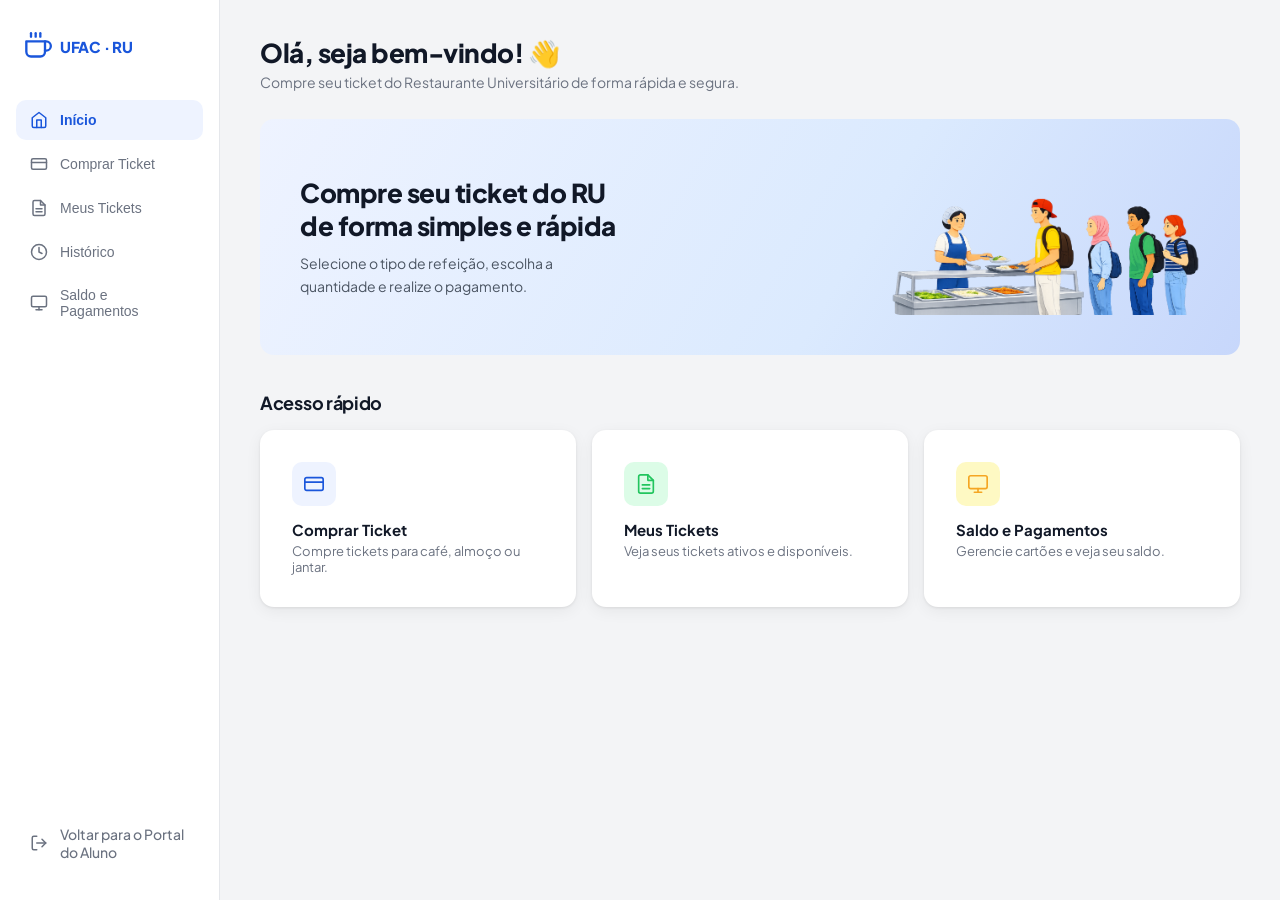
<file: eticket/index.html>
<!DOCTYPE html>
<html lang="pt-BR">
<head>
  <meta charset="UTF-8" />
  <meta name="viewport" content="width=device-width, initial-scale=1.0"/>
  <title>UFAC – Restaurante Universitário</title>
  <link href="https://fonts.googleapis.com/css2?family=Plus+Jakarta+Sans:wght@400;500;600;700;800&display=swap" rel="stylesheet"/>
  <style>
/* ── RESET & BASE ── */
*, *::before, *::after { box-sizing: border-box; margin: 0; padding: 0; }

:root {
  --blue:       #1A56DB;
  --blue-light: #EEF3FF;
  --text:       #111827;
  --muted:      #6B7280;
  --border:     #E5E7EB;
  --white:      #FFFFFF;
  --bg:         #F3F4F6;
  --radius:     14px;
  --shadow:     0 1px 3px rgba(0,0,0,.08), 0 4px 16px rgba(0,0,0,.06);
  --green:      #22C55E;
  --green-light:#DCFCE7;
  --red:        #EF4444;
  --red-light:  #FEE2E2;
  --yellow:     #F5A623;
  --yellow-light:#FEF9C3;
}

body {
  font-family: 'Plus Jakarta Sans', sans-serif;
  background: var(--bg);
  color: var(--text);
  display: flex;
  min-height: 100vh;
}

/* ══════════════════════════════
   SIDEBAR
══════════════════════════════ */
.sidebar {
  width: 220px;
  min-height: 100vh;
  background: var(--white);
  border-right: 1px solid var(--border);
  display: flex;
  flex-direction: column;
  padding: 28px 16px;
  position: fixed;
  top: 0; left: 0; bottom: 0;
}

.logo {
  padding: 0 8px;
  margin-bottom: 36px;
}

.logo-icon img {
  height: 36px;
  object-fit: contain;
}

.logo-fallback {
  height: 36px;
  display: flex;
  align-items: center;
  gap: 8px;
  font-weight: 800;
  font-size: 15px;
  color: var(--blue);
  letter-spacing: -.3px;
}

nav {
  flex: 1;
  display: flex;
  flex-direction: column;
  gap: 4px;
}

.nav-item {
  display: flex;
  align-items: center;
  gap: 12px;
  padding: 11px 14px;
  border-radius: 10px;
  font-size: 14px;
  font-weight: 500;
  color: var(--muted);
  text-decoration: none;
  cursor: pointer;
  transition: background .15s, color .15s;
  border: none;
  background: none;
  width: 100%;
  text-align: left;
}

.nav-item svg { width: 18px; height: 18px; flex-shrink: 0; }
.nav-item:hover { background: var(--bg); color: var(--text); }
.nav-item.active {
  background: var(--blue-light);
  color: var(--blue);
  font-weight: 600;
}

.nav-bottom { margin-top: auto; }

/* ══════════════════════════════
   MAIN
══════════════════════════════ */
.main {
  margin-left: 220px;
  flex: 1;
  padding: 36px 40px;
}

/* ══════════════════════════════
   PAGE VISIBILITY
══════════════════════════════ */
.page { display: none; }
.page.active { display: block; }

/* ══════════════════════════════
   TOPBAR
══════════════════════════════ */
.topbar {
  display: flex;
  align-items: flex-start;
  justify-content: space-between;
  margin-bottom: 28px;
}

.topbar-left h1 { font-size: 26px; font-weight: 800; letter-spacing: -.5px; }
.topbar-left p  { color: var(--muted); font-size: 14px; margin-top: 4px; }

/* ══════════════════════════════
   HERO
══════════════════════════════ */
.hero {
  background: linear-gradient(120deg, #EEF3FF 0%, #DBEAFE 60%, #C7D7FB 100%);
  border-radius: var(--radius);
  padding: 36px 40px;
  margin-bottom: 36px;
  display: flex;
  align-items: center;
  justify-content: space-between;
  overflow: hidden;
  min-height: 190px;
}

.hero-text h2 {
  font-size: 26px;
  font-weight: 800;
  line-height: 1.25;
  letter-spacing: -.5px;
  max-width: 320px;
}

.hero-text p {
  color: #4B5563;
  font-size: 14px;
  margin-top: 10px;
  max-width: 280px;
  line-height: 1.6;
}

.hero-image img {
  max-height: 160px;
  object-fit: contain;
  border-radius: 10px;
}

/* ══════════════════════════════
   BUTTONS
══════════════════════════════ */
.btn-primary {
  display: inline-flex;
  align-items: center;
  gap: 8px;
  background: var(--blue);
  color: white;
  font-family: inherit;
  font-size: 14px;
  font-weight: 700;
  padding: 11px 24px;
  border-radius: 10px;
  border: none;
  cursor: pointer;
  box-shadow: 0 4px 14px rgba(26,86,219,.3);
  transition: background .15s, transform .1s, box-shadow .15s;
}

.btn-primary:hover {
  background: #3B6FE8;
  transform: translateY(-1px);
  box-shadow: 0 6px 18px rgba(26,86,219,.4);
}

.btn-secondary {
  display: inline-flex;
  align-items: center;
  gap: 8px;
  background: var(--white);
  color: var(--text);
  font-family: inherit;
  font-size: 14px;
  font-weight: 600;
  padding: 11px 24px;
  border-radius: 10px;
  border: 1.5px solid var(--border);
  cursor: pointer;
  transition: background .15s, border-color .15s;
}

.btn-secondary:hover { background: var(--bg); border-color: #D1D5DB; }

.btn-change {
  background: var(--blue-light);
  color: var(--blue);
  font-family: inherit;
  font-size: 13px;
  font-weight: 600;
  padding: 7px 16px;
  border-radius: 8px;
  border: none;
  cursor: pointer;
  margin-left: auto;
  transition: background .15s;
  white-space: nowrap;
}

.btn-change:hover { background: #dde8fd; }

.btn-danger {
  display: inline-flex;
  align-items: center;
  gap: 6px;
  background: var(--red-light);
  color: var(--red);
  font-family: inherit;
  font-size: 13px;
  font-weight: 600;
  padding: 7px 14px;
  border-radius: 8px;
  border: none;
  cursor: pointer;
  transition: background .15s;
}
.btn-danger:hover { background: #fecaca; }

/* ══════════════════════════════
   SECTION & CARD
══════════════════════════════ */
.section-title {
  font-size: 18px;
  font-weight: 700;
  margin-bottom: 16px;
  letter-spacing: -.3px;
}

.card {
  background: var(--white);
  border-radius: var(--radius);
  box-shadow: var(--shadow);
  padding: 32px;
}

/* ══════════════════════════════
   STEPPER
══════════════════════════════ */
.stepper {
  display: flex;
  align-items: center;
  margin-bottom: 32px;
}

.step {
  display: flex;
  flex-direction: column;
  align-items: center;
  gap: 6px;
  flex: 1;
  position: relative;
}

.step:not(:last-child)::after {
  content: '';
  position: absolute;
  top: 18px;
  left: calc(50% + 18px);
  right: calc(-50% + 18px);
  height: 2px;
  background: var(--border);
  transition: background .3s;
}

.step.done:not(:last-child)::after { background: var(--blue); }

.step-circle {
  width: 36px; height: 36px;
  border-radius: 50%;
  background: var(--border);
  color: var(--muted);
  font-size: 14px;
  font-weight: 700;
  display: flex; align-items: center; justify-content: center;
  position: relative;
  z-index: 1;
  transition: background .2s, color .2s, box-shadow .2s;
}

.step.active .step-circle {
  background: var(--blue);
  color: white;
  box-shadow: 0 0 0 4px rgba(26,86,219,.15);
}

.step.done .step-circle {
  background: var(--blue);
  color: white;
}

.step.done .step-circle::after {
  content: '✓';
  position: absolute;
  font-size: 14px;
}

.step.done .step-circle .num { display: none; }

.step-label {
  font-size: 12px;
  font-weight: 600;
  color: var(--muted);
  white-space: nowrap;
}

.step.active .step-label { color: var(--blue); }
.step.done .step-label { color: var(--text); }

/* ══════════════════════════════
   TABS (buy ticket)
══════════════════════════════ */
.tab { }
.tab.hidden { display: none; }

.selection-header { margin-bottom: 24px; }
.selection-header h3 { font-size: 17px; font-weight: 700; margin-bottom: 6px; }
.selection-header p { font-size: 14px; color: var(--muted); }

/* ── Meal grid ── */
.meal-grid {
  display: grid;
  grid-template-columns: repeat(3, 1fr);
  gap: 16px;
  margin-bottom: 32px;
}

.meal-card {
  border: 2px solid var(--border);
  border-radius: 12px;
  padding: 24px 20px;
  cursor: pointer;
  transition: border-color .15s, box-shadow .15s, background .15s;
  position: relative;
}

.meal-card:hover { border-color: #93B4F8; background: #FAFBFF; }

.meal-card.selected {
  border-color: var(--blue);
  background: var(--blue-light);
}

.meal-radio {
  width: 18px; height: 18px;
  border-radius: 50%;
  border: 2px solid var(--border);
  position: absolute;
  top: 16px; right: 16px;
  transition: border-color .15s;
}

.meal-card.selected .meal-radio {
  border-color: var(--blue);
  border-width: 5px;
}

.meal-icon {
  width: 44px; height: 44px;
  border-radius: 10px;
  display: flex; align-items: center; justify-content: center;
  margin-bottom: 14px;
}

.meal-icon svg { width: 22px; height: 22px; }
.meal-icon.blue   { background: #DBEAFE; }
.meal-icon.yellow { background: #FEF3C7; }
.meal-icon.green  { background: #DCFCE7; }

.refeicao  { font-size: 15px; font-weight: 700; margin-bottom: 6px; }
.ticket-desc { font-size: 13px; color: var(--muted); line-height: 1.5; margin-bottom: 12px; }
.preco-ticket { font-size: 16px; font-weight: 800; color: var(--blue); }

/* ── Quantity ── */
.selected-summary {
  display: flex;
  align-items: center;
  gap: 16px;
  background: var(--bg);
  border-radius: 12px;
  padding: 16px 20px;
  margin-bottom: 28px;
}

.summary-icon {
  width: 44px; height: 44px;
  border-radius: 10px;
  background: var(--blue-light);
  display: flex; align-items: center; justify-content: center;
  flex-shrink: 0;
}

.summary-icon svg { width: 22px; height: 22px; }

.summary-info, .summary-price-block { flex: 1; }

.summary-label { font-size: 12px; color: var(--muted); font-weight: 500; margin-bottom: 2px; }
.summary-value { font-size: 15px; font-weight: 700; }
.summary-unit-price { font-size: 15px; font-weight: 700; color: var(--blue); }

.qty-section { margin-bottom: 28px; }
.qty-label { font-size: 15px; font-weight: 700; margin-bottom: 4px; }
.qty-hint { font-size: 13px; color: var(--muted); margin-bottom: 16px; }

.qty-options { display: flex; gap: 12px; flex-wrap: wrap; }

.qty-card {
  border: 2px solid var(--border);
  border-radius: 12px;
  padding: 18px 28px;
  cursor: pointer;
  display: flex;
  flex-direction: column;
  align-items: center;
  gap: 4px;
  transition: border-color .15s, background .15s;
}

.qty-card:hover { border-color: #93B4F8; }

.qty-card.selected-qty {
  border-color: var(--blue);
  background: var(--blue-light);
}

.qty-number { font-size: 22px; font-weight: 800; }
.qty-sub { font-size: 12px; color: var(--muted); font-weight: 500; }
.qty-card.selected-qty .qty-number { color: var(--blue); }

.total-box {
  background: var(--bg);
  border-radius: 12px;
  padding: 20px 24px;
  margin-bottom: 28px;
}

.total-row { display: flex; justify-content: space-between; align-items: center; }
.total-label { font-size: 14px; color: var(--muted); }
.total-value { font-size: 14px; font-weight: 600; }
.total-divider { height: 1px; background: var(--border); margin: 14px 0; }
.total-final-label { font-size: 15px; font-weight: 700; }
.total-final { font-size: 20px; font-weight: 800; color: var(--blue); }

.card-footer { display: flex; justify-content: flex-end; padding-top: 8px; }
.card-footer.two-buttons { justify-content: space-between; }

/* ── Payment ── */
.payment-options { display: flex; flex-direction: column; gap: 12px; margin-bottom: 24px; }

.payment-option {
  display: flex;
  align-items: center;
  gap: 16px;
  border: 2px solid var(--border);
  border-radius: 12px;
  padding: 16px 20px;
  cursor: pointer;
  transition: border-color .15s, background .15s;
}

.payment-option:hover { border-color: #93B4F8; background: #FAFBFF; }

.payment-option.selected {
  border-color: var(--blue);
  background: var(--blue-light);
}

.payment-radio {
  width: 18px; height: 18px;
  border-radius: 50%;
  border: 2px solid var(--border);
  transition: border-color .15s;
  flex-shrink: 0;
}

.payment-option.selected .payment-radio {
  border-color: var(--blue);
  border-width: 5px;
}

.payment-option-icon {
  width: 40px; height: 40px;
  border-radius: 10px;
  background: var(--blue-light);
  display: flex; align-items: center; justify-content: center;
  flex-shrink: 0;
}

.payment-option-icon svg { width: 20px; height: 20px; }
.payment-option-icon.pix-icon { background: var(--green-light); }

.payment-option-name { font-size: 14px; font-weight: 700; }
.payment-option-desc { font-size: 13px; color: var(--muted); margin-top: 2px; }

.payment-hint {
  display: flex;
  align-items: center;
  gap: 8px;
  font-size: 13px;
  color: var(--muted);
  background: var(--bg);
  border-radius: 10px;
  padding: 14px 18px;
  margin-bottom: 24px;
}

.form-section-title {
  font-size: 15px;
  font-weight: 700;
  margin-bottom: 20px;
  color: var(--text);
}

.form-grid {
  display: grid;
  grid-template-columns: 1fr 1fr;
  gap: 16px;
  margin-bottom: 16px;
}

.form-group { display: flex; flex-direction: column; gap: 6px; }
.form-group.full { grid-column: 1 / -1; }

.form-group label { font-size: 13px; font-weight: 600; color: var(--text); }

.form-group input,
.form-group select {
  padding: 11px 14px;
  border: 1.5px solid var(--border);
  border-radius: 10px;
  font-family: inherit;
  font-size: 14px;
  color: var(--text);
  background: var(--white);
  transition: border-color .15s;
  outline: none;
}

.form-group input:focus,
.form-group select:focus { border-color: var(--blue); }

.input-icon-wrap { position: relative; }
.input-icon-wrap input { padding-right: 42px; width: 100%; }
.input-icon-wrap svg {
  position: absolute;
  right: 14px;
  top: 50%;
  transform: translateY(-50%);
  width: 18px; height: 18px;
}

/* Save card checkbox */
.save-card-row {
  display: flex;
  align-items: center;
  gap: 10px;
  margin-top: 16px;
  padding: 14px 16px;
  background: var(--blue-light);
  border-radius: 10px;
  border: 1.5px solid #C7D7FB;
  cursor: pointer;
}

.save-card-row input[type="checkbox"] {
  width: 18px; height: 18px;
  accent-color: var(--blue);
  cursor: pointer;
  flex-shrink: 0;
}

.save-card-row label {
  font-size: 13px;
  font-weight: 600;
  color: var(--blue);
  cursor: pointer;
}

.save-card-row span {
  font-size: 12px;
  color: #4B5563;
  font-weight: 400;
}

/* Saved cards in payment */
.saved-cards-section {
  margin-bottom: 20px;
}

.saved-cards-title {
  font-size: 13px;
  font-weight: 600;
  color: var(--muted);
  margin-bottom: 10px;
  text-transform: uppercase;
  letter-spacing: .5px;
}

.saved-card-option {
  display: flex;
  align-items: center;
  gap: 14px;
  border: 2px solid var(--border);
  border-radius: 12px;
  padding: 14px 18px;
  cursor: pointer;
  margin-bottom: 8px;
  transition: border-color .15s, background .15s;
}

.saved-card-option:hover { border-color: #93B4F8; background: #FAFBFF; }
.saved-card-option.selected { border-color: var(--blue); background: var(--blue-light); }

.saved-card-radio {
  width: 18px; height: 18px;
  border-radius: 50%;
  border: 2px solid var(--border);
  flex-shrink: 0;
  transition: border-color .15s;
}
.saved-card-option.selected .saved-card-radio { border-color: var(--blue); border-width: 5px; }

.card-brand-badge {
  background: linear-gradient(135deg, #1A56DB, #3B82F6);
  color: white;
  font-size: 10px;
  font-weight: 800;
  padding: 4px 8px;
  border-radius: 5px;
  letter-spacing: .5px;
  flex-shrink: 0;
}

.saved-card-info { flex: 1; }
.saved-card-number { font-size: 14px; font-weight: 700; }
.saved-card-expiry { font-size: 12px; color: var(--muted); margin-top: 2px; }

.divider-or {
  display: flex;
  align-items: center;
  gap: 12px;
  margin: 16px 0;
  color: var(--muted);
  font-size: 13px;
  font-weight: 500;
}
.divider-or::before,
.divider-or::after {
  content: '';
  flex: 1;
  height: 1px;
  background: var(--border);
}

/* ── Pix ── */
.pix-container { display: flex; flex-direction: column; align-items: center; gap: 20px; }

.pix-info {
  display: flex;
  align-items: center;
  gap: 8px;
  font-size: 13px;
  color: #374151;
  background: var(--green-light);
  border-radius: 10px;
  padding: 12px 16px;
  width: 100%;
}

.qr-wrapper { display: flex; flex-direction: column; align-items: center; gap: 8px; }
.qr-code {
  background: white;
  border: 2px solid var(--border);
  border-radius: 12px;
  padding: 16px;
}

.qr-valor { font-size: 20px; font-weight: 800; color: var(--text); }
.qr-expiry { font-size: 13px; color: var(--muted); }

.pix-copy-section { width: 100%; }
.pix-copy-label { font-size: 13px; font-weight: 600; color: var(--muted); margin-bottom: 8px; }

.pix-copy-box {
  display: flex;
  align-items: center;
  gap: 10px;
  border: 1.5px solid var(--border);
  border-radius: 10px;
  padding: 12px 14px;
  background: var(--bg);
}

.pix-code {
  font-size: 12px;
  color: var(--muted);
  font-family: monospace;
  overflow: hidden;
  text-overflow: ellipsis;
  white-space: nowrap;
  flex: 1;
}

.btn-copy {
  display: inline-flex;
  align-items: center;
  gap: 6px;
  background: var(--blue);
  color: white;
  font-family: inherit;
  font-size: 13px;
  font-weight: 600;
  padding: 8px 14px;
  border-radius: 8px;
  border: none;
  cursor: pointer;
  white-space: nowrap;
  flex-shrink: 0;
}

/* ══════════════════════════════
   PLACEHOLDER (step 4)
══════════════════════════════ */
.placeholder-tab {
  display: flex;
  flex-direction: column;
  align-items: center;
  justify-content: center;
  padding: 60px 20px;
  gap: 16px;
  text-align: center;
}

.placeholder-icon {
  width: 72px; height: 72px;
  border-radius: 50%;
  display: flex; align-items: center; justify-content: center;
}

.placeholder-icon.success { background: var(--green-light); }
.placeholder-icon svg { width: 36px; height: 36px; }

/* ══════════════════════════════
   MEUS TICKETS PAGE
══════════════════════════════ */
.tickets-filter-row {
  display: flex;
  gap: 10px;
  margin-bottom: 24px;
  flex-wrap: wrap;
}

.filter-btn {
  padding: 8px 18px;
  border-radius: 20px;
  border: 1.5px solid var(--border);
  background: var(--white);
  font-family: inherit;
  font-size: 13px;
  font-weight: 600;
  color: var(--muted);
  cursor: pointer;
  transition: all .15s;
}

.filter-btn:hover { border-color: var(--blue); color: var(--blue); }
.filter-btn.active { background: var(--blue); border-color: var(--blue); color: white; }

.tickets-grid {
  display: grid;
  grid-template-columns: repeat(auto-fill, minmax(280px, 1fr));
  gap: 16px;
}

.ticket-item {
  background: var(--white);
  border-radius: 14px;
  border: 2px solid var(--border);
  overflow: hidden;
  box-shadow: 0 1px 3px rgba(0,0,0,.05);
  transition: transform .15s, box-shadow .15s;
}

.ticket-item:hover { transform: translateY(-2px); box-shadow: 0 4px 16px rgba(0,0,0,.1); }

.ticket-item-header {
  padding: 16px 18px;
  display: flex;
  align-items: center;
  gap: 14px;
  border-bottom: 1.5px dashed var(--border);
}

.ticket-type-icon {
  width: 42px; height: 42px;
  border-radius: 10px;
  display: flex; align-items: center; justify-content: center;
  flex-shrink: 0;
}

.ticket-type-icon svg { width: 20px; height: 20px; }
.ticket-type-icon.blue-icon { background: #DBEAFE; }
.ticket-type-icon.yellow-icon { background: #FEF3C7; }
.ticket-type-icon.green-icon { background: #DCFCE7; }

.ticket-item-info { flex: 1; }
.ticket-item-type { font-size: 14px; font-weight: 700; }
.ticket-item-date { font-size: 12px; color: var(--muted); margin-top: 2px; }

.ticket-status-badge {
  font-size: 11px;
  font-weight: 700;
  padding: 4px 10px;
  border-radius: 20px;
  text-transform: uppercase;
  letter-spacing: .5px;
}

.badge-disponivel { background: var(--green-light); color: #15803D; }
.badge-usado { background: var(--bg); color: var(--muted); }
.badge-expirado { background: var(--red-light); color: var(--red); }

.ticket-item-body {
  padding: 14px 18px;
  display: flex;
  align-items: center;
  justify-content: space-between;
}

.ticket-code { font-size: 12px; font-family: monospace; color: var(--muted); }
.ticket-price { font-size: 16px; font-weight: 800; color: var(--blue); }

.ticket-qr-btn {
  display: flex;
  align-items: center;
  justify-content: center;
  gap: 6px;
  width: 100%;
  padding: 10px;
  background: var(--blue-light);
  color: var(--blue);
  font-family: inherit;
  font-size: 13px;
  font-weight: 600;
  border: none;
  border-top: 1.5px solid var(--border);
  cursor: pointer;
  transition: background .15s;
}

.ticket-qr-btn:hover { background: #dde8fd; }
.ticket-qr-btn.used { background: var(--bg); color: var(--muted); cursor: default; }

/* Empty state */
.empty-state {
  text-align: center;
  padding: 60px 20px;
  color: var(--muted);
}

.empty-state-icon {
  width: 64px; height: 64px;
  background: var(--bg);
  border-radius: 50%;
  display: flex; align-items: center; justify-content: center;
  margin: 0 auto 16px;
}

.empty-state-icon svg { width: 28px; height: 28px; }
.empty-state h3 { font-size: 16px; font-weight: 700; color: var(--text); margin-bottom: 8px; }
.empty-state p { font-size: 14px; }

/* ══════════════════════════════
   HISTÓRICO PAGE
══════════════════════════════ */
.history-stats {
  display: grid;
  grid-template-columns: repeat(3, 1fr);
  gap: 16px;
  margin-bottom: 28px;
}

.stat-card {
  background: var(--white);
  border-radius: 14px;
  padding: 22px 24px;
  box-shadow: var(--shadow);
}

.stat-label { font-size: 13px; color: var(--muted); font-weight: 500; margin-bottom: 8px; }
.stat-value { font-size: 28px; font-weight: 800; letter-spacing: -1px; }
.stat-value.blue { color: var(--blue); }
.stat-value.green { color: var(--green); }
.stat-value.text { color: var(--text); }
.stat-sub { font-size: 12px; color: var(--muted); margin-top: 4px; }

.history-table-wrap {
  background: var(--white);
  border-radius: var(--radius);
  box-shadow: var(--shadow);
  overflow: hidden;
}

.history-table-header {
  display: flex;
  align-items: center;
  justify-content: space-between;
  padding: 20px 24px;
  border-bottom: 1px solid var(--border);
}

.history-table-header h3 { font-size: 16px; font-weight: 700; }

.search-input-wrap {
  display: flex;
  align-items: center;
  gap: 8px;
  border: 1.5px solid var(--border);
  border-radius: 10px;
  padding: 8px 14px;
  background: var(--white);
}

.search-input-wrap svg { width: 16px; height: 16px; color: var(--muted); flex-shrink: 0; }
.search-input-wrap input {
  border: none;
  outline: none;
  font-family: inherit;
  font-size: 13px;
  color: var(--text);
  width: 180px;
}

table {
  width: 100%;
  border-collapse: collapse;
}

thead tr { border-bottom: 1.5px solid var(--border); }
thead th {
  padding: 12px 24px;
  text-align: left;
  font-size: 12px;
  font-weight: 700;
  color: var(--muted);
  text-transform: uppercase;
  letter-spacing: .5px;
  white-space: nowrap;
}

tbody tr {
  border-bottom: 1px solid var(--border);
  transition: background .12s;
}
tbody tr:last-child { border-bottom: none; }
tbody tr:hover { background: var(--bg); }

tbody td {
  padding: 14px 24px;
  font-size: 14px;
  vertical-align: middle;
}

.type-chip {
  display: inline-flex;
  align-items: center;
  gap: 6px;
  font-size: 13px;
  font-weight: 600;
  padding: 5px 12px;
  border-radius: 20px;
}

.chip-cafe { background: #DBEAFE; color: #1D4ED8; }
.chip-almoco { background: #FEF3C7; color: #D97706; }
.chip-jantar { background: #DCFCE7; color: #15803D; }

.status-dot {
  display: inline-flex;
  align-items: center;
  gap: 6px;
  font-size: 13px;
  font-weight: 600;
}

.dot {
  width: 7px; height: 7px;
  border-radius: 50%;
  flex-shrink: 0;
}

.dot-green { background: var(--green); }
.dot-gray  { background: #9CA3AF; }
.dot-red   { background: var(--red); }

.pagination {
  display: flex;
  align-items: center;
  justify-content: space-between;
  padding: 16px 24px;
  border-top: 1px solid var(--border);
}

.pagination-info { font-size: 13px; color: var(--muted); }
.pagination-btns { display: flex; gap: 6px; }

.page-btn {
  width: 32px; height: 32px;
  border-radius: 8px;
  border: 1.5px solid var(--border);
  background: var(--white);
  font-family: inherit;
  font-size: 13px;
  font-weight: 600;
  color: var(--muted);
  cursor: pointer;
  display: flex; align-items: center; justify-content: center;
  transition: all .15s;
}

.page-btn:hover { border-color: var(--blue); color: var(--blue); }
.page-btn.active-page { background: var(--blue); border-color: var(--blue); color: white; }
.page-btn:disabled { opacity: .4; cursor: default; }

/* ══════════════════════════════
   SALDO E PAGAMENTOS PAGE
══════════════════════════════ */
.balance-hero {
  background: linear-gradient(135deg, #1A56DB 0%, #3B6FE8 60%, #6366F1 100%);
  border-radius: var(--radius);
  padding: 32px 36px;
  margin-bottom: 28px;
  color: white;
  display: flex;
  align-items: center;
  justify-content: space-between;
}

.balance-hero-left h3 { font-size: 14px; font-weight: 500; opacity: .8; margin-bottom: 8px; }
.balance-hero-left .balance-amount { font-size: 42px; font-weight: 800; letter-spacing: -1.5px; }
.balance-hero-left .balance-sub { font-size: 13px; opacity: .7; margin-top: 6px; }

.balance-hero-right { display: flex; gap: 12px; flex-shrink: 0; }

.btn-white {
  display: inline-flex;
  align-items: center;
  gap: 8px;
  background: white;
  color: var(--blue);
  font-family: inherit;
  font-size: 13px;
  font-weight: 700;
  padding: 10px 20px;
  border-radius: 10px;
  border: none;
  cursor: pointer;
  transition: opacity .15s;
}

.btn-white:hover { opacity: .9; }

.btn-white-outline {
  display: inline-flex;
  align-items: center;
  gap: 8px;
  background: rgba(255,255,255,.15);
  color: white;
  font-family: inherit;
  font-size: 13px;
  font-weight: 700;
  padding: 10px 20px;
  border-radius: 10px;
  border: 1.5px solid rgba(255,255,255,.35);
  cursor: pointer;
  transition: background .15s;
}

.btn-white-outline:hover { background: rgba(255,255,255,.25); }

.payments-grid {
  display: grid;
  grid-template-columns: 1fr 1fr;
  gap: 24px;
}

.payments-section-card {
  background: var(--white);
  border-radius: var(--radius);
  box-shadow: var(--shadow);
  overflow: hidden;
}

.payments-section-header {
  display: flex;
  align-items: center;
  justify-content: space-between;
  padding: 20px 24px;
  border-bottom: 1px solid var(--border);
}

.payments-section-header h3 { font-size: 15px; font-weight: 700; }

.btn-add-small {
  display: inline-flex;
  align-items: center;
  gap: 6px;
  background: var(--blue-light);
  color: var(--blue);
  font-family: inherit;
  font-size: 12px;
  font-weight: 700;
  padding: 7px 14px;
  border-radius: 8px;
  border: none;
  cursor: pointer;
  transition: background .15s;
}

.btn-add-small:hover { background: #dde8fd; }

.saved-card-list { padding: 16px 24px; display: flex; flex-direction: column; gap: 12px; }

.saved-card-row {
  display: flex;
  align-items: center;
  gap: 14px;
  padding: 14px 16px;
  border: 1.5px solid var(--border);
  border-radius: 12px;
  transition: border-color .15s;
}

.saved-card-row:hover { border-color: #93B4F8; }

.card-visual {
  width: 52px; height: 34px;
  border-radius: 6px;
  background: linear-gradient(135deg, #1A56DB, #3B82F6);
  display: flex; align-items: center; justify-content: center;
  flex-shrink: 0;
}

.card-visual svg { width: 24px; height: 16px; }

.saved-card-details { flex: 1; }
.saved-card-name { font-size: 14px; font-weight: 700; }
.saved-card-meta { font-size: 12px; color: var(--muted); margin-top: 2px; }

.card-actions { display: flex; gap: 8px; }

.action-icon-btn {
  width: 32px; height: 32px;
  border-radius: 8px;
  border: 1.5px solid var(--border);
  background: var(--white);
  display: flex; align-items: center; justify-content: center;
  cursor: pointer;
  transition: all .15s;
}

.action-icon-btn:hover { border-color: var(--red); background: var(--red-light); }
.action-icon-btn svg { width: 15px; height: 15px; color: var(--muted); }
.action-icon-btn:hover svg { color: var(--red); }

.default-badge {
  font-size: 10px;
  font-weight: 700;
  background: var(--green-light);
  color: #15803D;
  padding: 3px 8px;
  border-radius: 20px;
  text-transform: uppercase;
  letter-spacing: .4px;
}

/* Add card form */
.add-card-form {
  padding: 20px 24px;
  border-top: 1px solid var(--border);
  display: none;
}

.add-card-form.open { display: block; }
.add-card-form h4 { font-size: 14px; font-weight: 700; margin-bottom: 16px; }

/* Recent transactions */
.transactions-list { padding: 0; }

.transaction-item {
  display: flex;
  align-items: center;
  gap: 14px;
  padding: 14px 24px;
  border-bottom: 1px solid var(--border);
  transition: background .12s;
}

.transaction-item:last-child { border-bottom: none; }
.transaction-item:hover { background: var(--bg); }

.transaction-icon {
  width: 40px; height: 40px;
  border-radius: 10px;
  display: flex; align-items: center; justify-content: center;
  flex-shrink: 0;
}

.transaction-icon svg { width: 18px; height: 18px; }
.tx-buy { background: var(--blue-light); }
.tx-refund { background: var(--green-light); }

.transaction-info { flex: 1; }
.transaction-title { font-size: 14px; font-weight: 600; }
.transaction-date { font-size: 12px; color: var(--muted); margin-top: 2px; }

.transaction-amount { font-size: 15px; font-weight: 800; }
.amount-neg { color: var(--red); }
.amount-pos { color: var(--green); }

/* Modal backdrop */
.modal-backdrop {
  display: none;
  position: fixed;
  inset: 0;
  background: rgba(0,0,0,.4);
  z-index: 100;
  align-items: center;
  justify-content: center;
}

.modal-backdrop.open { display: flex; }

.modal {
  background: var(--white);
  border-radius: var(--radius);
  padding: 32px;
  width: 440px;
  max-width: 95vw;
  box-shadow: 0 20px 60px rgba(0,0,0,.2);
  animation: modalIn .2s ease;
}

@keyframes modalIn {
  from { opacity: 0; transform: translateY(12px) scale(.97); }
  to   { opacity: 1; transform: translateY(0) scale(1); }
}

.modal-header { display: flex; align-items: center; justify-content: space-between; margin-bottom: 24px; }
.modal-header h3 { font-size: 18px; font-weight: 800; }

.modal-close {
  width: 32px; height: 32px;
  border-radius: 8px;
  border: 1.5px solid var(--border);
  background: var(--white);
  display: flex; align-items: center; justify-content: center;
  cursor: pointer;
  transition: background .15s;
}

.modal-close:hover { background: var(--bg); }
.modal-close svg { width: 16px; height: 16px; }

.modal-footer {
  display: flex;
  justify-content: flex-end;
  gap: 10px;
  margin-top: 24px;
}

/* QR Modal */
.qr-modal-content {
  display: flex;
  flex-direction: column;
  align-items: center;
  gap: 16px;
  text-align: center;
}

.qr-ticket-type { font-size: 18px; font-weight: 800; }
.qr-ticket-date { font-size: 14px; color: var(--muted); }
.qr-ticket-code { font-family: monospace; font-size: 13px; color: var(--muted); }

.hidden { display: none !important; }
  </style>
</head>
<body>

  <!-- SIDEBAR -->
  <aside class="sidebar">
    <div class="logo">
      <div class="logo-icon">
        <div class="logo-fallback">
          <svg width="28" height="28" viewBox="0 0 24 24" fill="none" stroke="#1A56DB" stroke-width="2" stroke-linecap="round" stroke-linejoin="round">
            <path d="M18 8h1a4 4 0 010 8h-1"/>
            <path d="M2 8h16v9a4 4 0 01-4 4H6a4 4 0 01-4-4V8z"/>
            <line x1="6" y1="1" x2="6" y2="4"/>
            <line x1="10" y1="1" x2="10" y2="4"/>
            <line x1="14" y1="1" x2="14" y2="4"/>
          </svg>
          UFAC · RU
        </div>
      </div>
    </div>

    <nav>
      <button class="nav-item active" onclick="showPage('inicio')">
        <svg viewBox="0 0 24 24" fill="none" stroke="currentColor" stroke-width="2" stroke-linecap="round" stroke-linejoin="round">
          <path d="M3 9l9-7 9 7v11a2 2 0 01-2 2H5a2 2 0 01-2-2z"/>
          <polyline points="9 22 9 12 15 12 15 22"/>
        </svg>
        Início
      </button>
      <button class="nav-item" onclick="showPage('comprar')">
        <svg viewBox="0 0 24 24" fill="none" stroke="currentColor" stroke-width="2" stroke-linecap="round" stroke-linejoin="round">
          <rect x="2" y="5" width="20" height="14" rx="2"/>
          <line x1="2" y1="10" x2="22" y2="10"/>
        </svg>
        Comprar Ticket
      </button>
      <button class="nav-item" onclick="showPage('meus-tickets')">
        <svg viewBox="0 0 24 24" fill="none" stroke="currentColor" stroke-width="2" stroke-linecap="round" stroke-linejoin="round">
          <path d="M14 2H6a2 2 0 00-2 2v16a2 2 0 002 2h12a2 2 0 002-2V8z"/>
          <polyline points="14 2 14 8 20 8"/>
          <line x1="16" y1="13" x2="8" y2="13"/>
          <line x1="16" y1="17" x2="8" y2="17"/>
        </svg>
        Meus Tickets
      </button>
      <button class="nav-item" onclick="showPage('historico')">
        <svg viewBox="0 0 24 24" fill="none" stroke="currentColor" stroke-width="2" stroke-linecap="round" stroke-linejoin="round">
          <circle cx="12" cy="12" r="10"/>
          <polyline points="12 6 12 12 16 14"/>
        </svg>
        Histórico
      </button>
      <button class="nav-item" onclick="showPage('pagamentos')">
        <svg viewBox="0 0 24 24" fill="none" stroke="currentColor" stroke-width="2" stroke-linecap="round" stroke-linejoin="round">
          <rect x="2" y="3" width="20" height="14" rx="2"/>
          <line x1="8" y1="21" x2="16" y2="21"/>
          <line x1="12" y1="17" x2="12" y2="21"/>
        </svg>
        Saldo e Pagamentos
      </button>
      <div class="nav-bottom">
        <a class="nav-item" href="#">
          <svg viewBox="0 0 24 24" fill="none" stroke="currentColor" stroke-width="2" stroke-linecap="round" stroke-linejoin="round">
            <path d="M9 21H5a2 2 0 01-2-2V5a2 2 0 012-2h4"/>
            <polyline points="16 17 21 12 16 7"/>
            <line x1="21" y1="12" x2="9" y2="12"/>
          </svg>
          Voltar para o Portal do Aluno
        </a>
      </div>
    </nav>
  </aside>

  <!-- MAIN -->
  <main class="main">

    <!-- ═══════════════════════════ INÍCIO ═══════════════════════════ -->
    <div class="page active" id="page-inicio">
      <div class="topbar">
        <div class="topbar-left">
          <h1>Olá, seja bem-vindo! 👋</h1>
          <p>Compre seu ticket do Restaurante Universitário de forma rápida e segura.</p>
        </div>
      </div>

      <div class="hero">
        <div class="hero-text">
          <h2>Compre seu ticket do RU de forma simples e rápida</h2>
          <p>Selecione o tipo de refeição, escolha a quantidade e realize o pagamento.</p>
        </div>
        <div class="hero-image">
          <img src="imagens/ru.png" alt="Restaurante Universitário" onerror="this.style.display='none'"/>
        </div>
      </div>

      <p class="section-title">Acesso rápido</p>
      <div style="display:grid;grid-template-columns:repeat(3,1fr);gap:16px;">
        <div class="card" style="cursor:pointer;transition:transform .15s,box-shadow .15s;" onclick="showPage('comprar')"
             onmouseover="this.style.transform='translateY(-2px)';this.style.boxShadow='0 8px 24px rgba(0,0,0,.12)'"
             onmouseout="this.style.transform='';this.style.boxShadow=''">
          <div style="width:44px;height:44px;background:var(--blue-light);border-radius:10px;display:flex;align-items:center;justify-content:center;margin-bottom:14px;">
            <svg width="22" height="22" viewBox="0 0 24 24" fill="none" stroke="var(--blue)" stroke-width="1.8" stroke-linecap="round" stroke-linejoin="round">
              <rect x="2" y="5" width="20" height="14" rx="2"/><line x1="2" y1="10" x2="22" y2="10"/>
            </svg>
          </div>
          <p style="font-weight:700;font-size:15px;margin-bottom:4px;">Comprar Ticket</p>
          <p style="font-size:13px;color:var(--muted);">Compre tickets para café, almoço ou jantar.</p>
        </div>
        <div class="card" style="cursor:pointer;transition:transform .15s,box-shadow .15s;" onclick="showPage('meus-tickets')"
             onmouseover="this.style.transform='translateY(-2px)';this.style.boxShadow='0 8px 24px rgba(0,0,0,.12)'"
             onmouseout="this.style.transform='';this.style.boxShadow=''">
          <div style="width:44px;height:44px;background:var(--green-light);border-radius:10px;display:flex;align-items:center;justify-content:center;margin-bottom:14px;">
            <svg width="22" height="22" viewBox="0 0 24 24" fill="none" stroke="var(--green)" stroke-width="1.8" stroke-linecap="round" stroke-linejoin="round">
              <path d="M14 2H6a2 2 0 00-2 2v16a2 2 0 002 2h12a2 2 0 002-2V8z"/>
              <polyline points="14 2 14 8 20 8"/>
              <line x1="16" y1="13" x2="8" y2="13"/><line x1="16" y1="17" x2="8" y2="17"/>
            </svg>
          </div>
          <p style="font-weight:700;font-size:15px;margin-bottom:4px;">Meus Tickets</p>
          <p style="font-size:13px;color:var(--muted);">Veja seus tickets ativos e disponíveis.</p>
        </div>
        <div class="card" style="cursor:pointer;transition:transform .15s,box-shadow .15s;" onclick="showPage('pagamentos')"
             onmouseover="this.style.transform='translateY(-2px)';this.style.boxShadow='0 8px 24px rgba(0,0,0,.12)'"
             onmouseout="this.style.transform='';this.style.boxShadow=''">
          <div style="width:44px;height:44px;background:var(--yellow-light);border-radius:10px;display:flex;align-items:center;justify-content:center;margin-bottom:14px;">
            <svg width="22" height="22" viewBox="0 0 24 24" fill="none" stroke="var(--yellow)" stroke-width="1.8" stroke-linecap="round" stroke-linejoin="round">
              <rect x="2" y="3" width="20" height="14" rx="2"/>
              <line x1="8" y1="21" x2="16" y2="21"/><line x1="12" y1="17" x2="12" y2="21"/>
            </svg>
          </div>
          <p style="font-weight:700;font-size:15px;margin-bottom:4px;">Saldo e Pagamentos</p>
          <p style="font-size:13px;color:var(--muted);">Gerencie cartões e veja seu saldo.</p>
        </div>
      </div>
    </div>

    <!-- ═══════════════════════════ COMPRAR TICKET ═══════════════════════════ -->
    <div class="page" id="page-comprar">
      <div class="topbar">
        <div class="topbar-left">
          <h1>Comprar Ticket</h1>
          <p>Selecione o tipo de refeição, a quantidade e realize o pagamento.</p>
        </div>
      </div>

      <p class="section-title">Comprar Ticket</p>

      <div class="card">
        <!-- Stepper -->
        <div class="stepper">
          <div class="step active" id="step-1">
            <div class="step-circle"><span class="num">1</span></div>
            <div class="step-label">Tipo de refeição</div>
          </div>
          <div class="step" id="step-2">
            <div class="step-circle"><span class="num">2</span></div>
            <div class="step-label">Quantidade</div>
          </div>
          <div class="step" id="step-3">
            <div class="step-circle"><span class="num">3</span></div>
            <div class="step-label">Pagamento</div>
          </div>
          <div class="step" id="step-4">
            <div class="step-circle"><span class="num">4</span></div>
            <div class="step-label">Confirmação</div>
          </div>
        </div>

        <!-- ABA 1 -->
        <div class="tab" id="tab-1">
          <div class="selection-header">
            <h3>Selecione o tipo de refeição</h3>
            <p>Escolha o tipo de ticket que deseja comprar.</p>
          </div>
          <div class="meal-grid">
            <div class="meal-card selected" onclick="selectMeal(this)">
              <div class="meal-radio"></div>
              <div class="meal-icon blue">
                <svg viewBox="0 0 24 24" fill="none" stroke="#1A56DB" stroke-width="1.8" stroke-linecap="round" stroke-linejoin="round">
                  <path d="M18 8h1a4 4 0 010 8h-1"/><path d="M2 8h16v9a4 4 0 01-4 4H6a4 4 0 01-4-4V8z"/>
                  <line x1="6" y1="1" x2="6" y2="4"/><line x1="10" y1="1" x2="10" y2="4"/><line x1="14" y1="1" x2="14" y2="4"/>
                </svg>
              </div>
              <p class="refeicao">Café da Manhã</p>
              <p class="ticket-desc">Ticket válido para o café da manhã no Restaurante Universitário.</p>
              <p class="preco-ticket">R$ 1,00</p>
            </div>
            <div class="meal-card" onclick="selectMeal(this)">
              <div class="meal-radio"></div>
              <div class="meal-icon yellow">
                <svg viewBox="0 0 24 24" fill="none" stroke="#F5A623" stroke-width="1.8" stroke-linecap="round" stroke-linejoin="round">
                  <path d="M18 8h1a4 4 0 010 8h-1"/><path d="M2 8h16v9a4 4 0 01-4 4H6a4 4 0 01-4-4V8z"/>
                  <line x1="6" y1="1" x2="6" y2="4"/><line x1="10" y1="1" x2="10" y2="4"/><line x1="14" y1="1" x2="14" y2="4"/>
                </svg>
              </div>
              <p class="refeicao">Almoço</p>
              <p class="ticket-desc">Ticket válido para o almoço no Restaurante Universitário.</p>
              <p class="preco-ticket">R$ 1,00</p>
            </div>
            <div class="meal-card" onclick="selectMeal(this)">
              <div class="meal-radio"></div>
              <div class="meal-icon green">
                <svg viewBox="0 0 24 24" fill="none" stroke="#22C55E" stroke-width="1.8" stroke-linecap="round" stroke-linejoin="round">
                  <path d="M18 8h1a4 4 0 010 8h-1"/><path d="M2 8h16v9a4 4 0 01-4 4H6a4 4 0 01-4-4V8z"/>
                  <line x1="6" y1="1" x2="6" y2="4"/><line x1="10" y1="1" x2="10" y2="4"/><line x1="14" y1="1" x2="14" y2="4"/>
                </svg>
              </div>
              <p class="refeicao">Jantar</p>
              <p class="ticket-desc">Ticket válido para o jantar no Restaurante Universitário.</p>
              <p class="preco-ticket">R$ 1,00</p>
            </div>
          </div>
          <div class="card-footer">
            <button class="btn-primary" onclick="goToStep(2)">
              Continuar
              <svg width="16" height="16" viewBox="0 0 24 24" fill="none" stroke="currentColor" stroke-width="2.5" stroke-linecap="round" stroke-linejoin="round">
                <line x1="5" y1="12" x2="19" y2="12"/><polyline points="12 5 19 12 12 19"/>
              </svg>
            </button>
          </div>
        </div>

        <!-- ABA 2 -->
        <div class="tab hidden" id="tab-2">
          <div class="selection-header">
            <h3>Escolha a quantidade</h3>
            <p>Selecione quantos tickets deseja comprar.</p>
          </div>
          <div class="selected-summary">
            <div class="summary-icon" id="summary-icon">
              <svg viewBox="0 0 24 24" fill="none" stroke="#1A56DB" stroke-width="1.8" stroke-linecap="round" stroke-linejoin="round">
                <path d="M18 8h1a4 4 0 010 8h-1"/><path d="M2 8h16v9a4 4 0 01-4 4H6a4 4 0 01-4-4V8z"/>
                <line x1="6" y1="1" x2="6" y2="4"/><line x1="10" y1="1" x2="10" y2="4"/><line x1="14" y1="1" x2="14" y2="4"/>
              </svg>
            </div>
            <div class="summary-info">
              <p class="summary-label">Tipo selecionado</p>
              <p class="summary-value" id="summary-name">Café da Manhã</p>
            </div>
            <div class="summary-price-block">
              <p class="summary-label">Valor unitário</p>
              <p class="summary-unit-price" id="summary-unit-price">R$ 1,00</p>
            </div>
            <button class="btn-change" onclick="goToStep(1)">Alterar</button>
          </div>
          <div class="qty-section">
            <p class="qty-label">Quantidade de tickets</p>
            <p class="qty-hint">Você pode comprar até 5 tickets por vez.</p>
            <div class="qty-options">
              <div class="qty-card selected-qty" onclick="selectQty(this, 1)"><span class="qty-number">1</span><span class="qty-sub">ticket</span></div>
              <div class="qty-card" onclick="selectQty(this, 2)"><span class="qty-number">2</span><span class="qty-sub">tickets</span></div>
              <div class="qty-card" onclick="selectQty(this, 3)"><span class="qty-number">3</span><span class="qty-sub">tickets</span></div>
              <div class="qty-card" onclick="selectQty(this, 4)"><span class="qty-number">4</span><span class="qty-sub">tickets</span></div>
              <div class="qty-card" onclick="selectQty(this, 5)"><span class="qty-number">5</span><span class="qty-sub">tickets</span></div>
            </div>
          </div>
          <div class="total-box">
            <div class="total-row"><span class="total-label">Subtotal</span><span class="total-value" id="subtotal">R$ 1,00</span></div>
            <div class="total-divider"></div>
            <div class="total-row"><span class="total-final-label">Total</span><span class="total-final" id="total">R$ 1,00</span></div>
          </div>
          <div class="card-footer two-buttons">
            <button class="btn-secondary" onclick="goToStep(1)">
              <svg width="16" height="16" viewBox="0 0 24 24" fill="none" stroke="currentColor" stroke-width="2.5" stroke-linecap="round" stroke-linejoin="round">
                <line x1="19" y1="12" x2="5" y2="12"/><polyline points="12 19 5 12 12 5"/>
              </svg>
              Voltar
            </button>
            <button class="btn-primary" onclick="goToStep(3)">
              Continuar
              <svg width="16" height="16" viewBox="0 0 24 24" fill="none" stroke="currentColor" stroke-width="2.5" stroke-linecap="round" stroke-linejoin="round">
                <line x1="5" y1="12" x2="19" y2="12"/><polyline points="12 5 19 12 12 19"/>
              </svg>
            </button>
          </div>
        </div>

        <!-- ABA 3 -->
        <div class="tab hidden" id="tab-3">
          <div class="selection-header">
            <h3>Forma de pagamento</h3>
            <p>Escolha como deseja pagar pelo seu ticket.</p>
          </div>

          <div class="payment-options">
            <div class="payment-option" id="opt-cartao" onclick="selectPayment('cartao')">
              <div class="payment-radio"></div>
              <div class="payment-option-icon">
                <svg viewBox="0 0 24 24" fill="none" stroke="#1A56DB" stroke-width="1.8" stroke-linecap="round" stroke-linejoin="round">
                  <rect x="1" y="4" width="22" height="16" rx="2"/><line x1="1" y1="10" x2="23" y2="10"/>
                </svg>
              </div>
              <div>
                <p class="payment-option-name">Cartão de crédito/débito</p>
                <p class="payment-option-desc">Visa, Mastercard, Elo e outros</p>
              </div>
            </div>
            <div class="payment-option" id="opt-pix" onclick="selectPayment('pix')">
              <div class="payment-radio"></div>
              <div class="payment-option-icon pix-icon">
                <svg viewBox="0 0 24 24" fill="none" stroke="#22C55E" stroke-width="1.8" stroke-linecap="round" stroke-linejoin="round">
                  <path d="M12 2L2 7l10 5 10-5-10-5z"/><path d="M2 17l10 5 10-5"/><path d="M2 12l10 5 10-5"/>
                </svg>
              </div>
              <div>
                <p class="payment-option-name">Pix</p>
                <p class="payment-option-desc">Pagamento instantâneo</p>
              </div>
            </div>
          </div>

          <div id="payment-hint" class="payment-hint">
            <svg viewBox="0 0 24 24" fill="none" stroke="#9CA3AF" stroke-width="1.8" stroke-linecap="round" stroke-linejoin="round" width="18" height="18">
              <circle cx="12" cy="12" r="10"/><line x1="12" y1="8" x2="12" y2="12"/><line x1="12" y1="16" x2="12.01" y2="16"/>
            </svg>
            Selecione uma forma de pagamento acima para continuar.
          </div>

          <!-- Formulário Cartão -->
          <div id="form-cartao" class="hidden">
            <!-- Cartões salvos -->
            <div class="saved-cards-section" id="saved-cards-in-checkout">
              <p class="saved-cards-title">Cartões salvos</p>
              <div id="checkout-saved-cards-list"></div>
              <div class="divider-or" id="new-card-divider">ou use um novo cartão</div>
            </div>

            <div class="form-section-title">Dados do cartão</div>
            <div class="form-grid">
              <div class="form-group full">
                <label>Número do cartão</label>
                <div class="input-icon-wrap">
                  <input type="text" placeholder="0000 0000 0000 0000" maxlength="19" oninput="formatCard(this)"/>
                  <svg viewBox="0 0 24 24" fill="none" stroke="#9CA3AF" stroke-width="1.8" stroke-linecap="round" stroke-linejoin="round">
                    <rect x="1" y="4" width="22" height="16" rx="2"/><line x1="1" y1="10" x2="23" y2="10"/>
                  </svg>
                </div>
              </div>
              <div class="form-group full">
                <label>Nome do titular</label>
                <input type="text" placeholder="Nome como está no cartão"/>
              </div>
              <div class="form-group">
                <label>Validade</label>
                <input type="text" placeholder="MM/AA" maxlength="5" oninput="formatExpiry(this)"/>
              </div>
              <div class="form-group">
                <label>CVV</label>
                <div class="input-icon-wrap">
                  <input type="text" placeholder="000" maxlength="3"/>
                  <svg viewBox="0 0 24 24" fill="none" stroke="#9CA3AF" stroke-width="1.8" stroke-linecap="round" stroke-linejoin="round">
                    <circle cx="12" cy="12" r="10"/><line x1="12" y1="8" x2="12" y2="12"/><line x1="12" y1="16" x2="12.01" y2="16"/>
                  </svg>
                </div>
              </div>
            </div>
            <div class="form-group full" style="margin-top:4px;">
              <label>Parcelamento</label>
              <select>
                <option>1x de R$ 1,00 (sem juros)</option>
                <option>2x de R$ 0,50 (sem juros)</option>
              </select>
            </div>

            <!-- Save card checkbox -->
            <div class="save-card-row" onclick="toggleSaveCard()">
              <input type="checkbox" id="save-card-checkbox"/>
              <div>
                <label for="save-card-checkbox">Salvar cartão para próximas compras</label><br>
                <span>Seus dados ficam protegidos e criptografados.</span>
              </div>
            </div>
          </div>

          <!-- Formulário Pix -->
          <div id="form-pix" class="hidden">
            <div class="form-section-title">Pagamento via Pix</div>
            <div class="pix-container">
              <div class="pix-info">
                <svg viewBox="0 0 24 24" fill="none" stroke="#22C55E" stroke-width="1.8" stroke-linecap="round" stroke-linejoin="round" width="16" height="16">
                  <circle cx="12" cy="12" r="10"/><line x1="12" y1="8" x2="12" y2="12"/><line x1="12" y1="16" x2="12.01" y2="16"/>
                </svg>
                Escaneie o QR Code abaixo com o app do seu banco ou copie o código Pix.
              </div>
              <div class="qr-wrapper">
                <div class="qr-code">
                  <svg viewBox="0 0 100 100" xmlns="http://www.w3.org/2000/svg" width="160" height="160">
                    <rect x="5" y="5" width="30" height="30" rx="3" fill="none" stroke="#111827" stroke-width="3"/>
                    <rect x="12" y="12" width="16" height="16" rx="1" fill="#111827"/>
                    <rect x="65" y="5" width="30" height="30" rx="3" fill="none" stroke="#111827" stroke-width="3"/>
                    <rect x="72" y="12" width="16" height="16" rx="1" fill="#111827"/>
                    <rect x="5" y="65" width="30" height="30" rx="3" fill="none" stroke="#111827" stroke-width="3"/>
                    <rect x="12" y="72" width="16" height="16" rx="1" fill="#111827"/>
                    <rect x="42" y="5" width="6" height="6" fill="#111827"/>
                    <rect x="52" y="5" width="6" height="6" fill="#111827"/>
                    <rect x="42" y="15" width="6" height="6" fill="#111827"/>
                    <rect x="52" y="25" width="6" height="6" fill="#111827"/>
                    <rect x="42" y="35" width="6" height="6" fill="#111827"/>
                    <rect x="52" y="45" width="6" height="6" fill="#111827"/>
                    <rect x="42" y="55" width="6" height="6" fill="#111827"/>
                    <rect x="65" y="42" width="6" height="6" fill="#111827"/>
                    <rect x="75" y="42" width="6" height="6" fill="#111827"/>
                    <rect x="85" y="42" width="6" height="6" fill="#111827"/>
                    <rect x="65" y="52" width="6" height="6" fill="#111827"/>
                    <rect x="75" y="62" width="6" height="6" fill="#111827"/>
                    <rect x="85" y="52" width="6" height="6" fill="#111827"/>
                    <rect x="42" y="65" width="6" height="6" fill="#111827"/>
                    <rect x="52" y="65" width="6" height="6" fill="#111827"/>
                    <rect x="42" y="75" width="6" height="6" fill="#111827"/>
                    <rect x="52" y="85" width="6" height="6" fill="#111827"/>
                    <rect x="42" y="85" width="6" height="6" fill="#111827"/>
                    <rect x="62" y="75" width="6" height="6" fill="#111827"/>
                    <rect x="72" y="85" width="6" height="6" fill="#111827"/>
                    <rect x="82" y="75" width="6" height="6" fill="#111827"/>
                    <rect x="92" y="85" width="6" height="6" fill="#111827"/>
                    <rect x="5" y="42" width="6" height="6" fill="#111827"/>
                    <rect x="15" y="42" width="6" height="6" fill="#111827"/>
                    <rect x="25" y="52" width="6" height="6" fill="#111827"/>
                    <rect x="5" y="52" width="6" height="6" fill="#111827"/>
                    <rect x="15" y="62" width="6" height="6" fill="#111827"/>
                    <rect x="25" y="42" width="6" height="6" fill="#111827"/>
                  </svg>
                </div>
                <p class="qr-valor">R$ <span id="pix-valor">1,00</span></p>
                <p class="qr-expiry">QR Code válido por <strong>30 minutos</strong></p>
              </div>
              <div class="pix-copy-section">
                <p class="pix-copy-label">Ou copie o código Pix:</p>
                <div class="pix-copy-box">
                  <span class="pix-code" id="pix-code">00020126580014br.gov.bcb.pix0136a629532e-7693-4846-b028-f142ac102b48520400005303986540</span>
                  <button class="btn-copy" onclick="copyPix()">
                    <svg width="15" height="15" viewBox="0 0 24 24" fill="none" stroke="currentColor" stroke-width="2" stroke-linecap="round" stroke-linejoin="round">
                      <rect x="9" y="9" width="13" height="13" rx="2"/><path d="M5 15H4a2 2 0 01-2-2V4a2 2 0 012-2h9a2 2 0 012 2v1"/>
                    </svg>
                    <span id="copy-text">Copiar</span>
                  </button>
                </div>
              </div>
            </div>
          </div>

          <div class="card-footer two-buttons">
            <button class="btn-secondary" onclick="goToStep(2)">
              <svg width="16" height="16" viewBox="0 0 24 24" fill="none" stroke="currentColor" stroke-width="2.5" stroke-linecap="round" stroke-linejoin="round">
                <line x1="19" y1="12" x2="5" y2="12"/><polyline points="12 19 5 12 12 5"/>
              </svg>
              Voltar
            </button>
            <button class="btn-primary" onclick="goToStep(4)">
              Confirmar pagamento
              <svg width="16" height="16" viewBox="0 0 24 24" fill="none" stroke="currentColor" stroke-width="2.5" stroke-linecap="round" stroke-linejoin="round">
                <line x1="5" y1="12" x2="19" y2="12"/><polyline points="12 5 19 12 12 19"/>
              </svg>
            </button>
          </div>
        </div>

        <!-- ABA 4: CONFIRMAÇÃO -->
        <div class="tab hidden" id="tab-4">
          <div class="placeholder-tab">
            <div class="placeholder-icon success">
              <svg viewBox="0 0 24 24" fill="none" stroke="#22C55E" stroke-width="1.5" stroke-linecap="round" stroke-linejoin="round">
                <path d="M22 11.08V12a10 10 0 11-5.93-9.14"/>
                <polyline points="22 4 12 14.01 9 11.01"/>
              </svg>
            </div>
            <h3>Pagamento confirmado!</h3>
            <p style="color:var(--muted);font-size:14px;">Seus tickets foram adicionados à sua conta com sucesso.</p>
            <div style="display:flex;gap:12px;margin-top:12px;">
              <button class="btn-secondary" onclick="goToStep(3)">
                <svg width="16" height="16" viewBox="0 0 24 24" fill="none" stroke="currentColor" stroke-width="2.5" stroke-linecap="round" stroke-linejoin="round">
                  <line x1="19" y1="12" x2="5" y2="12"/><polyline points="12 19 5 12 12 5"/>
                </svg>
                Voltar
              </button>
              <button class="btn-primary" onclick="showPage('meus-tickets')">Ver Meus Tickets</button>
            </div>
          </div>
        </div>
      </div>
    </div>

    <!-- ═══════════════════════════ MEUS TICKETS ═══════════════════════════ -->
    <div class="page" id="page-meus-tickets">
      <div class="topbar">
        <div class="topbar-left">
          <h1>Meus Tickets</h1>
          <p>Visualize e gerencie seus tickets disponíveis e utilizados.</p>
        </div>
        <button class="btn-primary" onclick="showPage('comprar')">
          <svg width="16" height="16" viewBox="0 0 24 24" fill="none" stroke="currentColor" stroke-width="2.5" stroke-linecap="round" stroke-linejoin="round">
            <line x1="12" y1="5" x2="12" y2="19"/><line x1="5" y1="12" x2="19" y2="12"/>
          </svg>
          Comprar Ticket
        </button>
      </div>

      <div class="tickets-filter-row">
        <button class="filter-btn active" onclick="filterTickets('todos', this)">Todos</button>
        <button class="filter-btn" onclick="filterTickets('disponivel', this)">Disponíveis</button>
        <button class="filter-btn" onclick="filterTickets('usado', this)">Utilizados</button>
        <button class="filter-btn" onclick="filterTickets('expirado', this)">Expirados</button>
      </div>

      <div class="tickets-grid" id="tickets-grid">
        <!-- Gerados via JS -->
      </div>
    </div>

    <!-- ═══════════════════════════ HISTÓRICO ═══════════════════════════ -->
    <div class="page" id="page-historico">
      <div class="topbar">
        <div class="topbar-left">
          <h1>Histórico</h1>
          <p>Acompanhe todos os tickets comprados e utilizados.</p>
        </div>
      </div>

      <div class="history-stats">
        <div class="stat-card">
          <p class="stat-label">Total de tickets comprados</p>
          <p class="stat-value blue">12</p>
          <p class="stat-sub">Desde o início do semestre</p>
        </div>
        <div class="stat-card">
          <p class="stat-label">Tickets utilizados</p>
          <p class="stat-value green">9</p>
          <p class="stat-sub">75% de aproveitamento</p>
        </div>
        <div class="stat-card">
          <p class="stat-label">Total gasto</p>
          <p class="stat-value text">R$ 12,00</p>
          <p class="stat-sub">Média R$ 1,00 por refeição</p>
        </div>
      </div>

      <div class="history-table-wrap">
        <div class="history-table-header">
          <h3>Todas as transações</h3>
          <div class="search-input-wrap">
            <svg viewBox="0 0 24 24" fill="none" stroke="currentColor" stroke-width="2" stroke-linecap="round" stroke-linejoin="round" width="16" height="16">
              <circle cx="11" cy="11" r="8"/><line x1="21" y1="21" x2="16.65" y2="16.65"/>
            </svg>
            <input type="text" placeholder="Buscar por tipo..." oninput="filterHistory(this.value)"/>
          </div>
        </div>

        <table id="history-table">
          <thead>
            <tr>
              <th>Tipo</th>
              <th>Código</th>
              <th>Comprado em</th>
              <th>Utilizado em</th>
              <th>Horário de uso</th>
              <th>Status</th>
              <th>Valor</th>
            </tr>
          </thead>
          <tbody id="history-tbody">
            <!-- Gerado via JS -->
          </tbody>
        </table>

        <div class="pagination">
          <span class="pagination-info" id="pagination-info">Mostrando 1–10 de 12</span>
          <div class="pagination-btns">
            <button class="page-btn" disabled>‹</button>
            <button class="page-btn active-page">1</button>
            <button class="page-btn">2</button>
            <button class="page-btn">›</button>
          </div>
        </div>
      </div>
    </div>

    <!-- ═══════════════════════════ SALDO E PAGAMENTOS ═══════════════════════════ -->
    <div class="page" id="page-pagamentos">
      <div class="topbar">
        <div class="topbar-left">
          <h1>Saldo e Pagamentos</h1>
          <p>Gerencie seus cartões e acompanhe seus pagamentos.</p>
        </div>
      </div>

      <div class="balance-hero">
        <div class="balance-hero-left">
          <h3>Saldo disponível</h3>
          <div class="balance-amount">R$ 0,00</div>
          <p class="balance-sub">Tickets ativos: <strong>3</strong> · Valor em tickets: R$ 3,00</p>
        </div>
        <div class="balance-hero-right">
          <button class="btn-white" onclick="showPage('comprar')">
            <svg width="16" height="16" viewBox="0 0 24 24" fill="none" stroke="currentColor" stroke-width="2.5" stroke-linecap="round" stroke-linejoin="round">
              <line x1="12" y1="5" x2="12" y2="19"/><line x1="5" y1="12" x2="19" y2="12"/>
            </svg>
            Comprar Ticket
          </button>
          <button class="btn-white-outline" onclick="showPage('historico')">Ver Histórico</button>
        </div>
      </div>

      <div class="payments-grid">
        <!-- Cartões salvos -->
        <div class="payments-section-card">
          <div class="payments-section-header">
            <h3>Cartões salvos</h3>
            <button class="btn-add-small" onclick="openAddCardModal()">
              <svg width="13" height="13" viewBox="0 0 24 24" fill="none" stroke="currentColor" stroke-width="2.5" stroke-linecap="round" stroke-linejoin="round">
                <line x1="12" y1="5" x2="12" y2="19"/><line x1="5" y1="12" x2="19" y2="12"/>
              </svg>
              Adicionar cartão
            </button>
          </div>
          <div class="saved-card-list" id="saved-cards-display">
            <!-- Gerado via JS -->
          </div>
        </div>

        <!-- Últimas transações -->
        <div class="payments-section-card">
          <div class="payments-section-header">
            <h3>Últimas transações</h3>
          </div>
          <div class="transactions-list">
            <div class="transaction-item">
              <div class="transaction-icon tx-buy">
                <svg viewBox="0 0 24 24" fill="none" stroke="#1A56DB" stroke-width="1.8" stroke-linecap="round" stroke-linejoin="round">
                  <rect x="2" y="5" width="20" height="14" rx="2"/><line x1="2" y1="10" x2="22" y2="10"/>
                </svg>
              </div>
              <div class="transaction-info">
                <p class="transaction-title">Compra de ticket – Almoço</p>
                <p class="transaction-date">Hoje, 10:45 · Cartão •••• 1234</p>
              </div>
              <span class="transaction-amount amount-neg">-R$ 1,00</span>
            </div>
            <div class="transaction-item">
              <div class="transaction-icon tx-buy">
                <svg viewBox="0 0 24 24" fill="none" stroke="#1A56DB" stroke-width="1.8" stroke-linecap="round" stroke-linejoin="round">
                  <rect x="2" y="5" width="20" height="14" rx="2"/><line x1="2" y1="10" x2="22" y2="10"/>
                </svg>
              </div>
              <div class="transaction-info">
                <p class="transaction-title">Compra de ticket – Café da Manhã</p>
                <p class="transaction-date">Ontem, 08:12 · Pix</p>
              </div>
              <span class="transaction-amount amount-neg">-R$ 1,00</span>
            </div>
            <div class="transaction-item">
              <div class="transaction-icon tx-buy">
                <svg viewBox="0 0 24 24" fill="none" stroke="#1A56DB" stroke-width="1.8" stroke-linecap="round" stroke-linejoin="round">
                  <rect x="2" y="5" width="20" height="14" rx="2"/><line x1="2" y1="10" x2="22" y2="10"/>
                </svg>
              </div>
              <div class="transaction-info">
                <p class="transaction-title">Compra de 3 tickets – Jantar</p>
                <p class="transaction-date">23/05/2026, 19:30 · Cartão •••• 5678</p>
              </div>
              <span class="transaction-amount amount-neg">-R$ 3,00</span>
            </div>
            <div class="transaction-item">
              <div class="transaction-icon tx-refund">
                <svg viewBox="0 0 24 24" fill="none" stroke="#22C55E" stroke-width="1.8" stroke-linecap="round" stroke-linejoin="round">
                  <polyline points="1 4 1 10 7 10"/><path d="M3.51 15a9 9 0 102.13-9.36L1 10"/>
                </svg>
              </div>
              <div class="transaction-info">
                <p class="transaction-title">Estorno – Ticket expirado</p>
                <p class="transaction-date">20/05/2026, 14:00 · Automático</p>
              </div>
              <span class="transaction-amount amount-pos">+R$ 1,00</span>
            </div>
            <div class="transaction-item">
              <div class="transaction-icon tx-buy">
                <svg viewBox="0 0 24 24" fill="none" stroke="#1A56DB" stroke-width="1.8" stroke-linecap="round" stroke-linejoin="round">
                  <rect x="2" y="5" width="20" height="14" rx="2"/><line x1="2" y1="10" x2="22" y2="10"/>
                </svg>
              </div>
              <div class="transaction-info">
                <p class="transaction-title">Compra de ticket – Almoço</p>
                <p class="transaction-date">18/05/2026, 11:22 · Cartão •••• 1234</p>
              </div>
              <span class="transaction-amount amount-neg">-R$ 1,00</span>
            </div>
          </div>
        </div>
      </div>
    </div>

  </main>

  <!-- ═══ MODAL: QR Code do ticket ═══ -->
  <div class="modal-backdrop" id="qr-modal">
    <div class="modal">
      <div class="modal-header">
        <h3>Ticket QR Code</h3>
        <button class="modal-close" onclick="closeModal('qr-modal')">
          <svg viewBox="0 0 24 24" fill="none" stroke="currentColor" stroke-width="2.5" stroke-linecap="round" stroke-linejoin="round">
            <line x1="18" y1="6" x2="6" y2="18"/><line x1="6" y1="6" x2="18" y2="18"/>
          </svg>
        </button>
      </div>
      <div class="qr-modal-content">
        <p class="qr-ticket-type" id="modal-ticket-type">Almoço</p>
        <p class="qr-ticket-date" id="modal-ticket-date">Comprado em 26/05/2026</p>
        <div class="qr-code" style="margin:8px 0;">
          <svg viewBox="0 0 100 100" xmlns="http://www.w3.org/2000/svg" width="200" height="200">
            <rect x="5" y="5" width="30" height="30" rx="3" fill="none" stroke="#111827" stroke-width="3"/>
            <rect x="12" y="12" width="16" height="16" rx="1" fill="#111827"/>
            <rect x="65" y="5" width="30" height="30" rx="3" fill="none" stroke="#111827" stroke-width="3"/>
            <rect x="72" y="12" width="16" height="16" rx="1" fill="#111827"/>
            <rect x="5" y="65" width="30" height="30" rx="3" fill="none" stroke="#111827" stroke-width="3"/>
            <rect x="12" y="72" width="16" height="16" rx="1" fill="#111827"/>
            <rect x="42" y="5" width="6" height="6" fill="#111827"/>
            <rect x="52" y="5" width="6" height="6" fill="#111827"/>
            <rect x="42" y="15" width="6" height="6" fill="#111827"/>
            <rect x="52" y="35" width="6" height="6" fill="#111827"/>
            <rect x="42" y="55" width="6" height="6" fill="#111827"/>
            <rect x="65" y="42" width="6" height="6" fill="#111827"/>
            <rect x="85" y="52" width="6" height="6" fill="#111827"/>
            <rect x="42" y="75" width="6" height="6" fill="#111827"/>
            <rect x="62" y="75" width="6" height="6" fill="#111827"/>
            <rect x="82" y="85" width="6" height="6" fill="#111827"/>
            <rect x="5" y="42" width="6" height="6" fill="#111827"/>
            <rect x="25" y="52" width="6" height="6" fill="#111827"/>
            <rect x="15" y="62" width="6" height="6" fill="#111827"/>
          </svg>
        </div>
        <p class="qr-ticket-code" id="modal-ticket-code">#RU-2026-0001</p>
        <p style="font-size:13px;color:var(--muted);max-width:260px;line-height:1.5;">Apresente este QR Code no balcão do Restaurante Universitário.</p>
      </div>
      <div class="modal-footer">
        <button class="btn-secondary" onclick="closeModal('qr-modal')">Fechar</button>
      </div>
    </div>
  </div>

  <!-- ═══ MODAL: Adicionar cartão ═══ -->
  <div class="modal-backdrop" id="add-card-modal">
    <div class="modal">
      <div class="modal-header">
        <h3>Adicionar cartão</h3>
        <button class="modal-close" onclick="closeModal('add-card-modal')">
          <svg viewBox="0 0 24 24" fill="none" stroke="currentColor" stroke-width="2.5" stroke-linecap="round" stroke-linejoin="round">
            <line x1="18" y1="6" x2="6" y2="18"/><line x1="6" y1="6" x2="18" y2="18"/>
          </svg>
        </button>
      </div>
      <div class="form-grid" style="grid-template-columns:1fr 1fr;">
        <div class="form-group full">
          <label>Número do cartão</label>
          <div class="input-icon-wrap">
            <input type="text" id="new-card-number" placeholder="0000 0000 0000 0000" maxlength="19" oninput="formatCard(this)"/>
            <svg viewBox="0 0 24 24" fill="none" stroke="#9CA3AF" stroke-width="1.8" stroke-linecap="round" stroke-linejoin="round">
              <rect x="1" y="4" width="22" height="16" rx="2"/><line x1="1" y1="10" x2="23" y2="10"/>
            </svg>
          </div>
        </div>
        <div class="form-group full">
          <label>Nome do titular</label>
          <input type="text" id="new-card-name" placeholder="Nome como está no cartão"/>
        </div>
        <div class="form-group">
          <label>Validade</label>
          <input type="text" id="new-card-expiry" placeholder="MM/AA" maxlength="5" oninput="formatExpiry(this)"/>
        </div>
        <div class="form-group">
          <label>CVV</label>
          <input type="text" id="new-card-cvv" placeholder="000" maxlength="3"/>
        </div>
      </div>
      <div class="modal-footer">
        <button class="btn-secondary" onclick="closeModal('add-card-modal')">Cancelar</button>
        <button class="btn-primary" onclick="addCardFromModal()">Salvar cartão</button>
      </div>
    </div>
  </div>

  <script>
    // ════════════════════════════════
    //  DATA
    // ════════════════════════════════
    let savedCards = [
      { id: 1, number: '•••• •••• •••• 1234', name: 'João da Silva', expiry: '08/27', brand: 'VISA', isDefault: true },
      { id: 2, number: '•••• •••• •••• 5678', name: 'João da Silva', expiry: '03/26', brand: 'MSTR', isDefault: false },
    ];

    const ticketsData = [
      { id: 'RU-2026-001', type: 'Almoço',       typeClass: 'almoco',  status: 'disponivel', buyDate: '26/05/2026', buyTime: '10:45', useDate: null,       useTime: null,  price: 'R$ 1,00' },
      { id: 'RU-2026-002', type: 'Café da Manhã', typeClass: 'cafe',   status: 'disponivel', buyDate: '26/05/2026', buyTime: '10:45', useDate: null,       useTime: null,  price: 'R$ 1,00' },
      { id: 'RU-2026-003', type: 'Jantar',        typeClass: 'jantar', status: 'disponivel', buyDate: '25/05/2026', buyTime: '19:00', useDate: null,       useTime: null,  price: 'R$ 1,00' },
      { id: 'RU-2026-004', type: 'Almoço',        typeClass: 'almoco', status: 'usado',      buyDate: '24/05/2026', buyTime: '09:30', useDate: '24/05/2026', useTime: '12:02', price: 'R$ 1,00' },
      { id: 'RU-2026-005', type: 'Café da Manhã', typeClass: 'cafe',   status: 'usado',      buyDate: '23/05/2026', buyTime: '07:55', useDate: '23/05/2026', useTime: '07:58', price: 'R$ 1,00' },
      { id: 'RU-2026-006', type: 'Jantar',        typeClass: 'jantar', status: 'usado',      buyDate: '22/05/2026', buyTime: '18:40', useDate: '22/05/2026', useTime: '19:15', price: 'R$ 1,00' },
      { id: 'RU-2026-007', type: 'Almoço',        typeClass: 'almoco', status: 'usado',      buyDate: '21/05/2026', buyTime: '11:00', useDate: '21/05/2026', useTime: '12:10', price: 'R$ 1,00' },
      { id: 'RU-2026-009', type: 'Almoço',        typeClass: 'almoco', status: 'usado',      buyDate: '17/05/2026', buyTime: '10:20', useDate: '17/05/2026', useTime: '12:05', price: 'R$ 1,00' },
    ];

    const mealIcons = {
      cafe:   { color: '#1A56DB', bg: 'blue-icon' },
      almoco: { color: '#F5A623', bg: 'yellow-icon' },
      jantar: { color: '#22C55E', bg: 'green-icon' },
    };

    // ════════════════════════════════
    //  NAVIGATION
    // ════════════════════════════════
    function showPage(pageId) {
      document.querySelectorAll('.page').forEach(p => p.classList.remove('active'));
      document.querySelectorAll('.nav-item').forEach(n => n.classList.remove('active'));

      document.getElementById('page-' + pageId).classList.add('active');

      const map = { inicio: 0, comprar: 1, 'meus-tickets': 2, historico: 3, pagamentos: 4 };
      const idx = map[pageId];
      if (idx !== undefined) {
        document.querySelectorAll('.nav-item')[idx].classList.add('active');
      }

      if (pageId === 'meus-tickets') renderTickets('todos');
      if (pageId === 'historico')    renderHistory();
      if (pageId === 'pagamentos')   renderSavedCards();
      if (pageId === 'comprar')      renderCheckoutSavedCards();
    }

    // ════════════════════════════════
    //  MEUS TICKETS
    // ════════════════════════════════
    let currentFilter = 'todos';

    function renderTickets(filter) {
      currentFilter = filter;
      const grid = document.getElementById('tickets-grid');
      const filtered = filter === 'todos' ? ticketsData : ticketsData.filter(t => t.status === filter);

      if (filtered.length === 0) {
        grid.innerHTML = `<div class="empty-state" style="grid-column:1/-1;">
          <div class="empty-state-icon">
            <svg viewBox="0 0 24 24" fill="none" stroke="#9CA3AF" stroke-width="1.8" stroke-linecap="round" stroke-linejoin="round">
              <path d="M14 2H6a2 2 0 00-2 2v16a2 2 0 002 2h12a2 2 0 002-2V8z"/>
              <polyline points="14 2 14 8 20 8"/>
              <line x1="16" y1="13" x2="8" y2="13"/>
              <line x1="16" y1="17" x2="8" y2="17"/>
            </svg>
          </div>
          <h3>Nenhum ticket encontrado</h3>
          <p>Não há tickets com esse status.</p>
        </div>`;
        return;
      }

      grid.innerHTML = filtered.map(t => {
        const icon = mealIcons[t.typeClass];
        const isUsed = t.status !== 'disponivel';
        const badgeClass = t.status === 'disponivel' ? 'badge-disponivel' : t.status === 'usado' ? 'badge-usado' : 'badge-expirado';
        const badgeLabel = t.status === 'disponivel' ? 'Disponível' : t.status === 'usado' ? 'Utilizado' : 'Expirado';

        return `<div class="ticket-item">
          <div class="ticket-item-header">
            <div class="ticket-type-icon ${icon.bg}">
              <svg viewBox="0 0 24 24" fill="none" stroke="${icon.color}" stroke-width="1.8" stroke-linecap="round" stroke-linejoin="round">
                <path d="M18 8h1a4 4 0 010 8h-1"/>
                <path d="M2 8h16v9a4 4 0 01-4 4H6a4 4 0 01-4-4V8z"/>
                <line x1="6" y1="1" x2="6" y2="4"/><line x1="10" y1="1" x2="10" y2="4"/><line x1="14" y1="1" x2="14" y2="4"/>
              </svg>
            </div>
            <div class="ticket-item-info">
              <p class="ticket-item-type">${t.type}</p>
              <p class="ticket-item-date">Comprado em ${t.buyDate} às ${t.buyTime}</p>
            </div>
            <span class="ticket-status-badge ${badgeClass}">${badgeLabel}</span>
          </div>
          <div class="ticket-item-body">
            <span class="ticket-code">#${t.id}</span>
            <span class="ticket-price">${t.price}</span>
          </div>
          ${t.status === 'disponivel'
            ? `<button class="ticket-qr-btn" onclick="openQRModal('${t.id}','${t.type}','${t.buyDate}')">
                <svg width="15" height="15" viewBox="0 0 24 24" fill="none" stroke="currentColor" stroke-width="2" stroke-linecap="round" stroke-linejoin="round">
                  <rect x="3" y="3" width="7" height="7"/><rect x="14" y="3" width="7" height="7"/>
                  <rect x="3" y="14" width="7" height="7"/><line x1="14" y1="14" x2="21" y2="14"/>
                  <line x1="14" y1="21" x2="21" y2="21"/><line x1="21" y1="14" x2="21" y2="21"/>
                </svg>
                Ver QR Code
              </button>`
            : `<button class="ticket-qr-btn used" disabled>
                ${t.status === 'usado' ? `Utilizado em ${t.useDate} às ${t.useTime}` : 'Ticket expirado'}
              </button>`
          }
        </div>`;
      }).join('');
    }

    function filterTickets(filter, btn) {
      document.querySelectorAll('.filter-btn').forEach(b => b.classList.remove('active'));
      btn.classList.add('active');
      renderTickets(filter);
    }

    // ════════════════════════════════
    //  HISTÓRICO
    // ════════════════════════════════
    function renderHistory(searchVal = '') {
      const tbody = document.getElementById('history-tbody');
      const filtered = ticketsData.filter(t => !searchVal || t.type.toLowerCase().includes(searchVal.toLowerCase()));

      if (filtered.length === 0) {
        tbody.innerHTML = `<tr><td colspan="7" style="text-align:center;padding:32px;color:var(--muted);">Nenhum registro encontrado.</td></tr>`;
        return;
      }

      tbody.innerHTML = filtered.map(t => {
        const chipClass = { cafe: 'chip-cafe', almoco: 'chip-almoco', jantar: 'chip-jantar' }[t.typeClass];
        const dotClass  = t.status === 'disponivel' ? 'dot-green' : t.status === 'usado' ? 'dot-gray' : 'dot-red';
        const statusLabel = t.status === 'disponivel' ? 'Disponível' : t.status === 'usado' ? 'Utilizado' : 'Expirado';

        return `<tr>
          <td><span class="type-chip ${chipClass}">${t.type}</span></td>
          <td style="font-family:monospace;font-size:13px;color:var(--muted);">#${t.id}</td>
          <td>${t.buyDate}<br><span style="font-size:12px;color:var(--muted);">${t.buyTime}</span></td>
          <td>${t.useDate || '—'}</td>
          <td>${t.useTime || '—'}</td>
          <td><span class="status-dot"><span class="dot ${dotClass}"></span>${statusLabel}</span></td>
          <td style="font-weight:700;color:var(--blue);">${t.price}</td>
        </tr>`;
      }).join('');

      document.getElementById('pagination-info').textContent = `Mostrando 1–${filtered.length} de ${filtered.length}`;
    }

    function filterHistory(val) { renderHistory(val); }

    // ════════════════════════════════
    //  CARTÕES SALVOS
    // ════════════════════════════════
    function renderSavedCards() {
      const container = document.getElementById('saved-cards-display');
      if (savedCards.length === 0) {
        container.innerHTML = `<div style="padding:24px;text-align:center;color:var(--muted);font-size:14px;">
          Nenhum cartão salvo. Clique em "Adicionar cartão" para começar.
        </div>`;
        return;
      }

      container.innerHTML = savedCards.map(c => `
        <div class="saved-card-row">
          <div class="card-visual">
            <svg viewBox="0 0 24 16" fill="none" stroke="white" stroke-width="1.5" stroke-linecap="round" stroke-linejoin="round">
              <rect x="1" y="1" width="22" height="14" rx="2"/>
              <line x1="1" y1="6" x2="23" y2="6"/>
            </svg>
          </div>
          <div class="saved-card-details">
            <p class="saved-card-name">${c.number}</p>
            <p class="saved-card-meta">${c.name} · Válido até ${c.expiry}</p>
          </div>
          ${c.isDefault ? '<span class="default-badge">Padrão</span>' : `<button class="btn-change" style="margin-left:0;" onclick="setDefaultCard(${c.id})">Definir padrão</button>`}
          <div class="card-actions">
            <button class="action-icon-btn" onclick="removeCard(${c.id})" title="Remover cartão">
              <svg viewBox="0 0 24 24" fill="none" stroke="currentColor" stroke-width="2" stroke-linecap="round" stroke-linejoin="round">
                <polyline points="3 6 5 6 21 6"/>
                <path d="M19 6l-1 14a2 2 0 01-2 2H8a2 2 0 01-2-2L5 6"/>
                <path d="M10 11v6"/><path d="M14 11v6"/>
                <path d="M9 6V4a1 1 0 011-1h4a1 1 0 011 1v2"/>
              </svg>
            </button>
          </div>
        </div>
      `).join('');
    }

    function renderCheckoutSavedCards() {
      const list = document.getElementById('checkout-saved-cards-list');
      const section = document.getElementById('saved-cards-in-checkout');

      if (savedCards.length === 0) {
        section.style.display = 'none';
        return;
      }

      section.style.display = 'block';
      list.innerHTML = savedCards.map(c => `
        <div class="saved-card-option" onclick="selectSavedCardCheckout(this)">
          <div class="saved-card-radio"></div>
          <span class="card-brand-badge">${c.brand}</span>
          <div class="saved-card-info">
            <p class="saved-card-number">${c.number}</p>
            <p class="saved-card-expiry">Válido até ${c.expiry}</p>
          </div>
          ${c.isDefault ? '<span style="font-size:11px;color:var(--green);font-weight:700;">Padrão</span>' : ''}
        </div>
      `).join('');
    }

    function selectSavedCardCheckout(el) {
      document.querySelectorAll('.saved-card-option').forEach(o => o.classList.remove('selected'));
      el.classList.add('selected');
      document.getElementById('new-card-divider').textContent = 'ou insira um novo cartão';
    }

    function setDefaultCard(id) {
      savedCards.forEach(c => c.isDefault = c.id === id);
      renderSavedCards();
    }

    function removeCard(id) {
      if (confirm('Remover este cartão?')) {
        savedCards = savedCards.filter(c => c.id !== id);
        renderSavedCards();
        renderCheckoutSavedCards();
      }
    }

    function openAddCardModal() {
      document.getElementById('add-card-modal').classList.add('open');
    }

    function addCardFromModal() {
      const num    = document.getElementById('new-card-number').value.trim();
      const name   = document.getElementById('new-card-name').value.trim();
      const expiry = document.getElementById('new-card-expiry').value.trim();

      if (!num || !name || !expiry) { alert('Preencha todos os campos obrigatórios.'); return; }

      const last4 = num.replace(/\s/g, '').slice(-4);
      savedCards.push({
        id: Date.now(),
        number: `•••• •••• •••• ${last4}`,
        name,
        expiry,
        brand: 'VISA',
        isDefault: savedCards.length === 0,
      });

      closeModal('add-card-modal');
      renderSavedCards();
      renderCheckoutSavedCards();

      // Clear fields
      document.getElementById('new-card-number').value = '';
      document.getElementById('new-card-name').value   = '';
      document.getElementById('new-card-expiry').value = '';
      document.getElementById('new-card-cvv').value    = '';
    }

    // ════════════════════════════════
    //  MODALS
    // ════════════════════════════════
    function openQRModal(id, type, date) {
      document.getElementById('modal-ticket-type').textContent = type;
      document.getElementById('modal-ticket-date').textContent = `Comprado em ${date}`;
      document.getElementById('modal-ticket-code').textContent = `#${id}`;
      document.getElementById('qr-modal').classList.add('open');
    }

    function closeModal(id) {
      document.getElementById(id).classList.remove('open');
    }

    // Close modal on backdrop click
    document.querySelectorAll('.modal-backdrop').forEach(backdrop => {
      backdrop.addEventListener('click', function(e) {
        if (e.target === this) this.classList.remove('open');
      });
    });

    // ════════════════════════════════
    //  COMPRAR TICKET (original logic)
    // ════════════════════════════════
    let currentStep = 1;
    let selectedQty = 1;
    let unitPrice   = 1.00;

    function goToStep(step) {
      document.querySelectorAll('.tab').forEach(t => t.classList.add('hidden'));
      document.getElementById('tab-' + step).classList.remove('hidden');

      document.querySelectorAll('.step').forEach((s, i) => {
        s.classList.remove('active', 'done');
        if (i + 1 < step)  s.classList.add('done');
        if (i + 1 === step) s.classList.add('active');
      });

      if (step === 2) updateSummary();
      if (step === 3) {
        updatePixValor();
        renderCheckoutSavedCards();
        document.querySelectorAll('.payment-option').forEach(o => o.classList.remove('selected'));
        document.getElementById('form-cartao').classList.add('hidden');
        document.getElementById('form-pix').classList.add('hidden');
        document.getElementById('payment-hint').classList.remove('hidden');
      }
      currentStep = step;
    }

    function selectMeal(card) {
      document.querySelectorAll('.meal-card').forEach(c => c.classList.remove('selected'));
      card.classList.add('selected');
    }

    function selectQty(card, qty) {
      document.querySelectorAll('.qty-card').forEach(c => c.classList.remove('selected-qty'));
      card.classList.add('selected-qty');
      selectedQty = qty;
      updateTotal();
    }

    function updateSummary() {
      const selected = document.querySelector('.meal-card.selected');
      if (!selected) return;
      document.getElementById('summary-name').textContent       = selected.querySelector('.refeicao').textContent;
      document.getElementById('summary-unit-price').textContent = selected.querySelector('.preco-ticket').textContent;
      unitPrice = parseFloat(selected.querySelector('.preco-ticket').textContent.replace('R$','').replace(',','.').trim());
      updateTotal();
    }

    function updateTotal() {
      const total = (unitPrice * selectedQty).toFixed(2).replace('.', ',');
      document.getElementById('subtotal').textContent = 'R$ ' + total;
      document.getElementById('total').textContent    = 'R$ ' + total;
    }

    function selectPayment(type) {
      document.querySelectorAll('.payment-option').forEach(o => o.classList.remove('selected'));
      document.getElementById('opt-' + type).classList.add('selected');
      document.getElementById('form-cartao').classList.add('hidden');
      document.getElementById('form-pix').classList.add('hidden');
      document.getElementById('form-' + type).classList.remove('hidden');
      document.getElementById('payment-hint').classList.add('hidden');
    }

    function updatePixValor() {
      const total = (unitPrice * selectedQty).toFixed(2).replace('.', ',');
      document.getElementById('pix-valor').textContent = total;
    }

    function copyPix() {
      const code = document.getElementById('pix-code').textContent;
      navigator.clipboard.writeText(code).then(() => {
        const btn = document.getElementById('copy-text');
        btn.textContent = 'Copiado!';
        setTimeout(() => btn.textContent = 'Copiar', 2000);
      });
    }

    function formatCard(input) {
      let v = input.value.replace(/\D/g, '').substring(0, 16);
      input.value = v.replace(/(.{4})/g, '$1 ').trim();
    }

    function formatExpiry(input) {
      let v = input.value.replace(/\D/g, '').substring(0, 4);
      if (v.length >= 3) v = v.substring(0,2) + '/' + v.substring(2);
      input.value = v;
    }

    function toggleSaveCard() {
      const cb = document.getElementById('save-card-checkbox');
      cb.checked = !cb.checked;
    }

    // Init
    renderHistory();
    renderSavedCards();
  </script>
</body>
</html>
</file>
